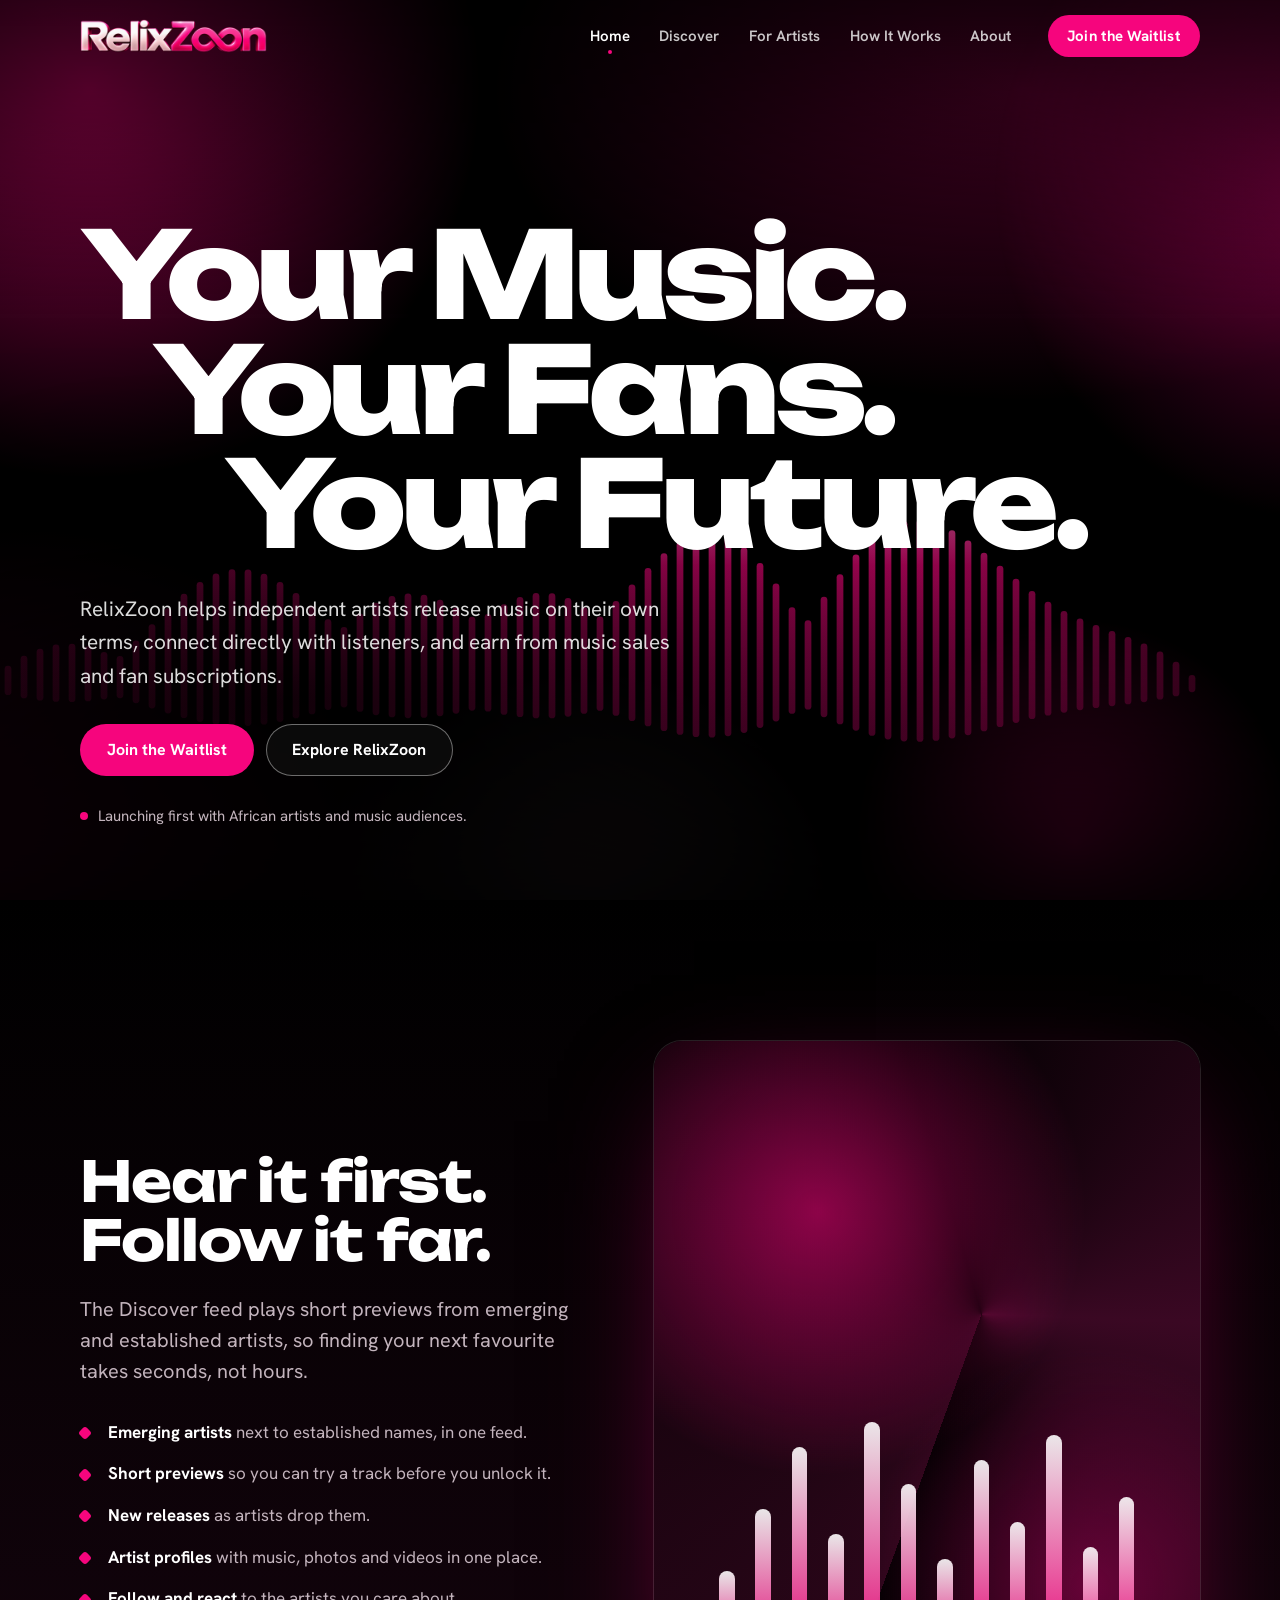
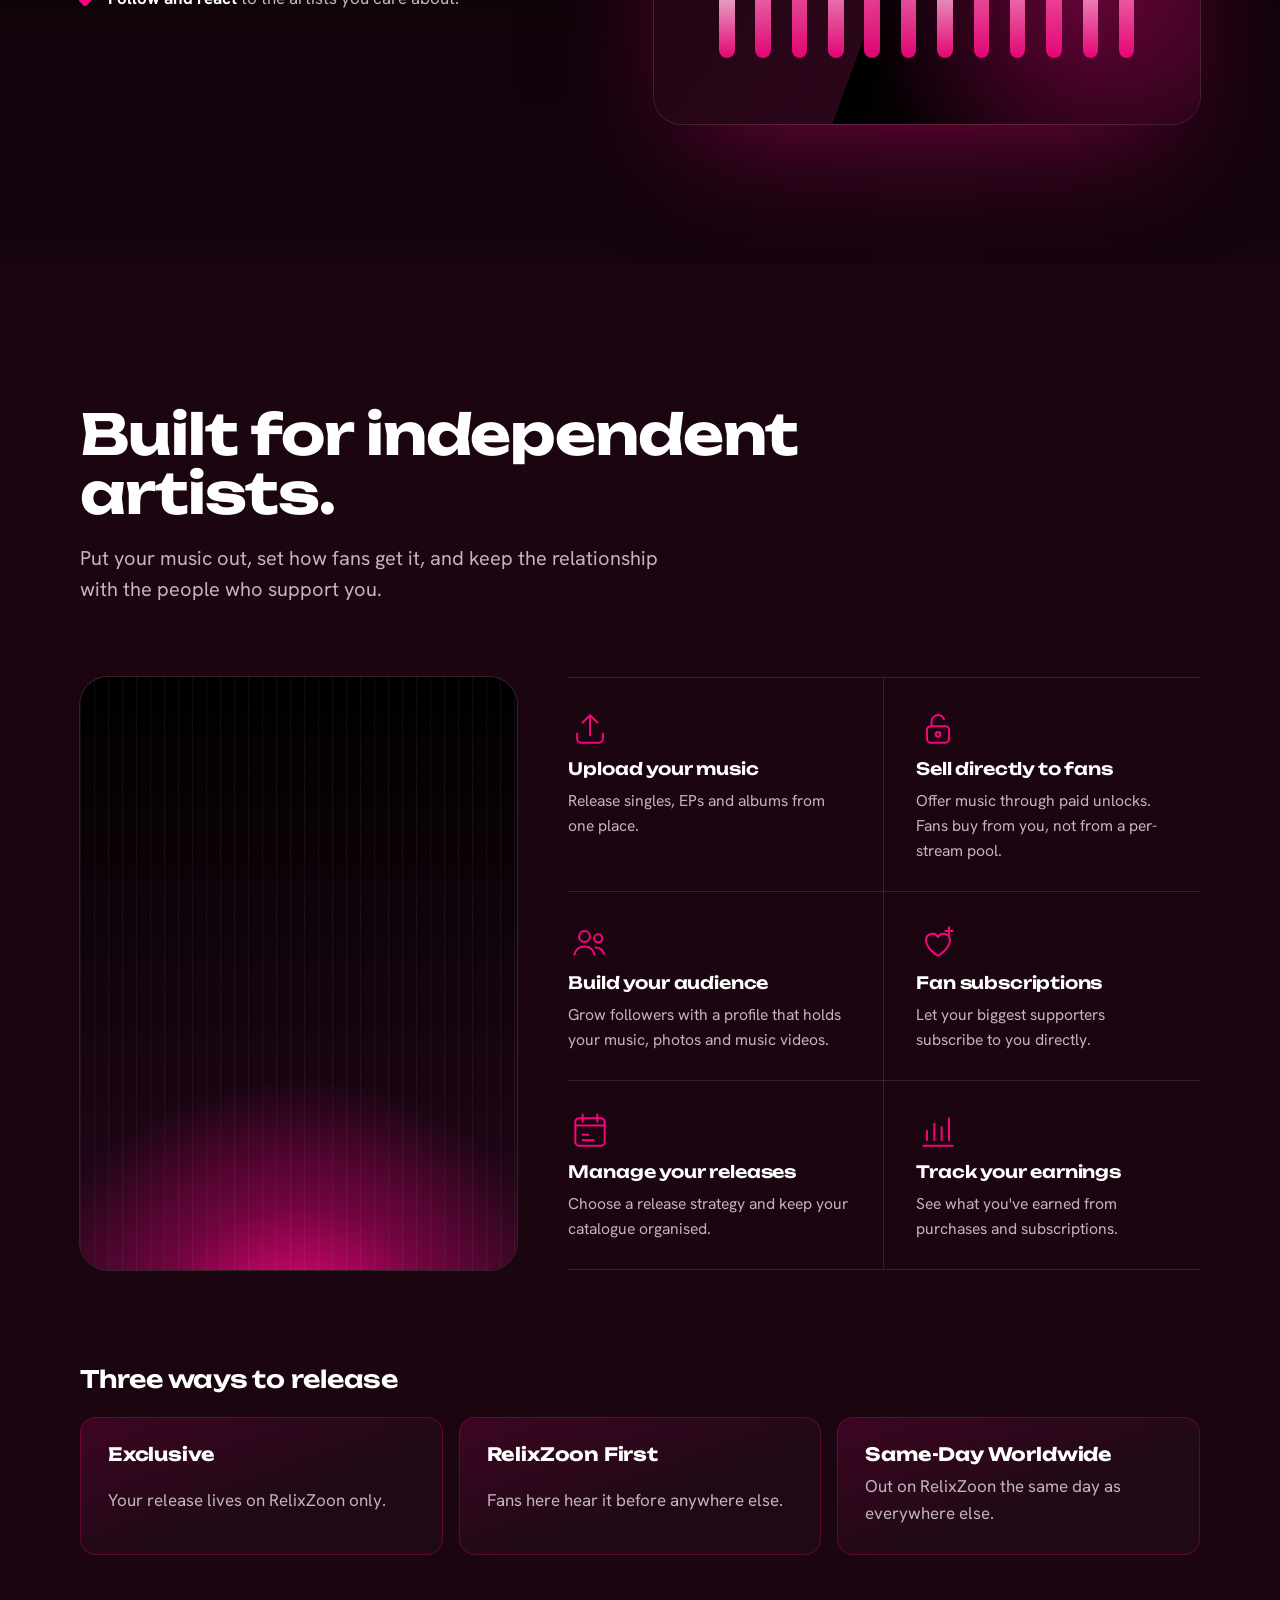
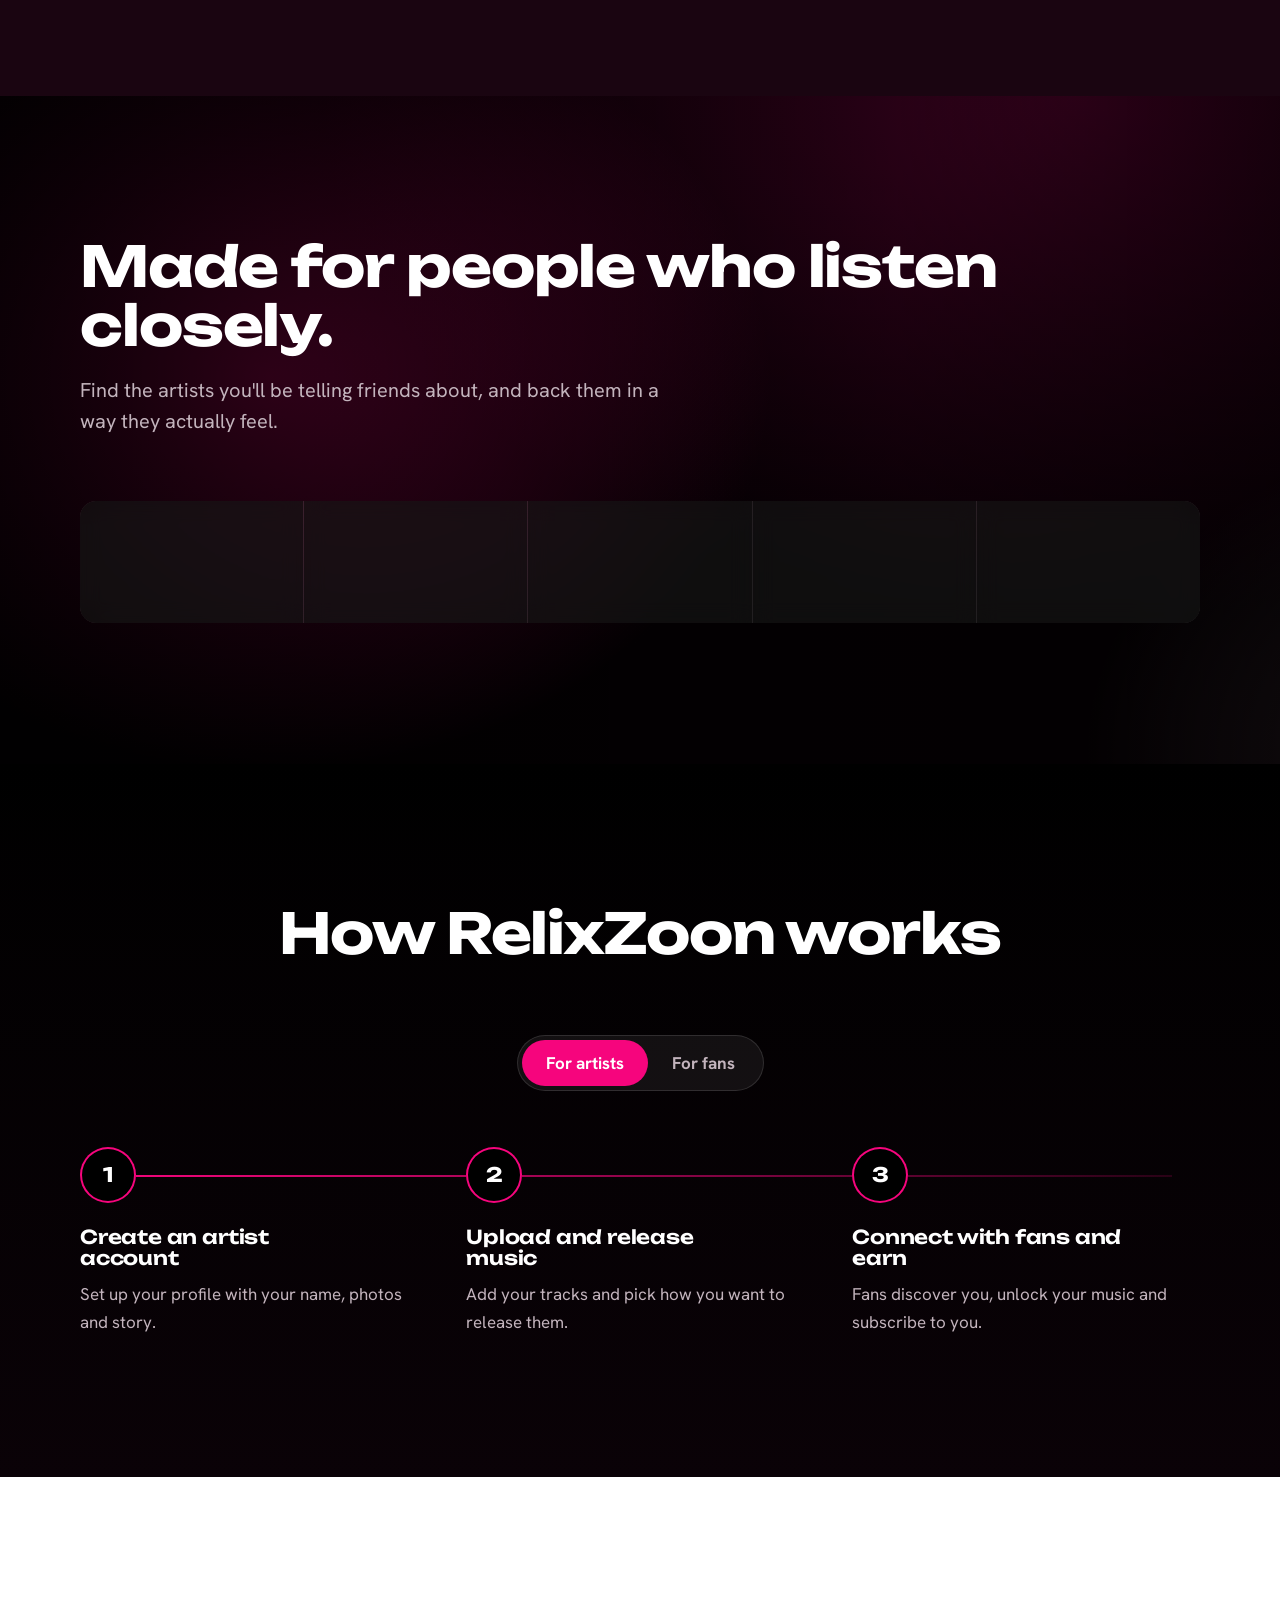
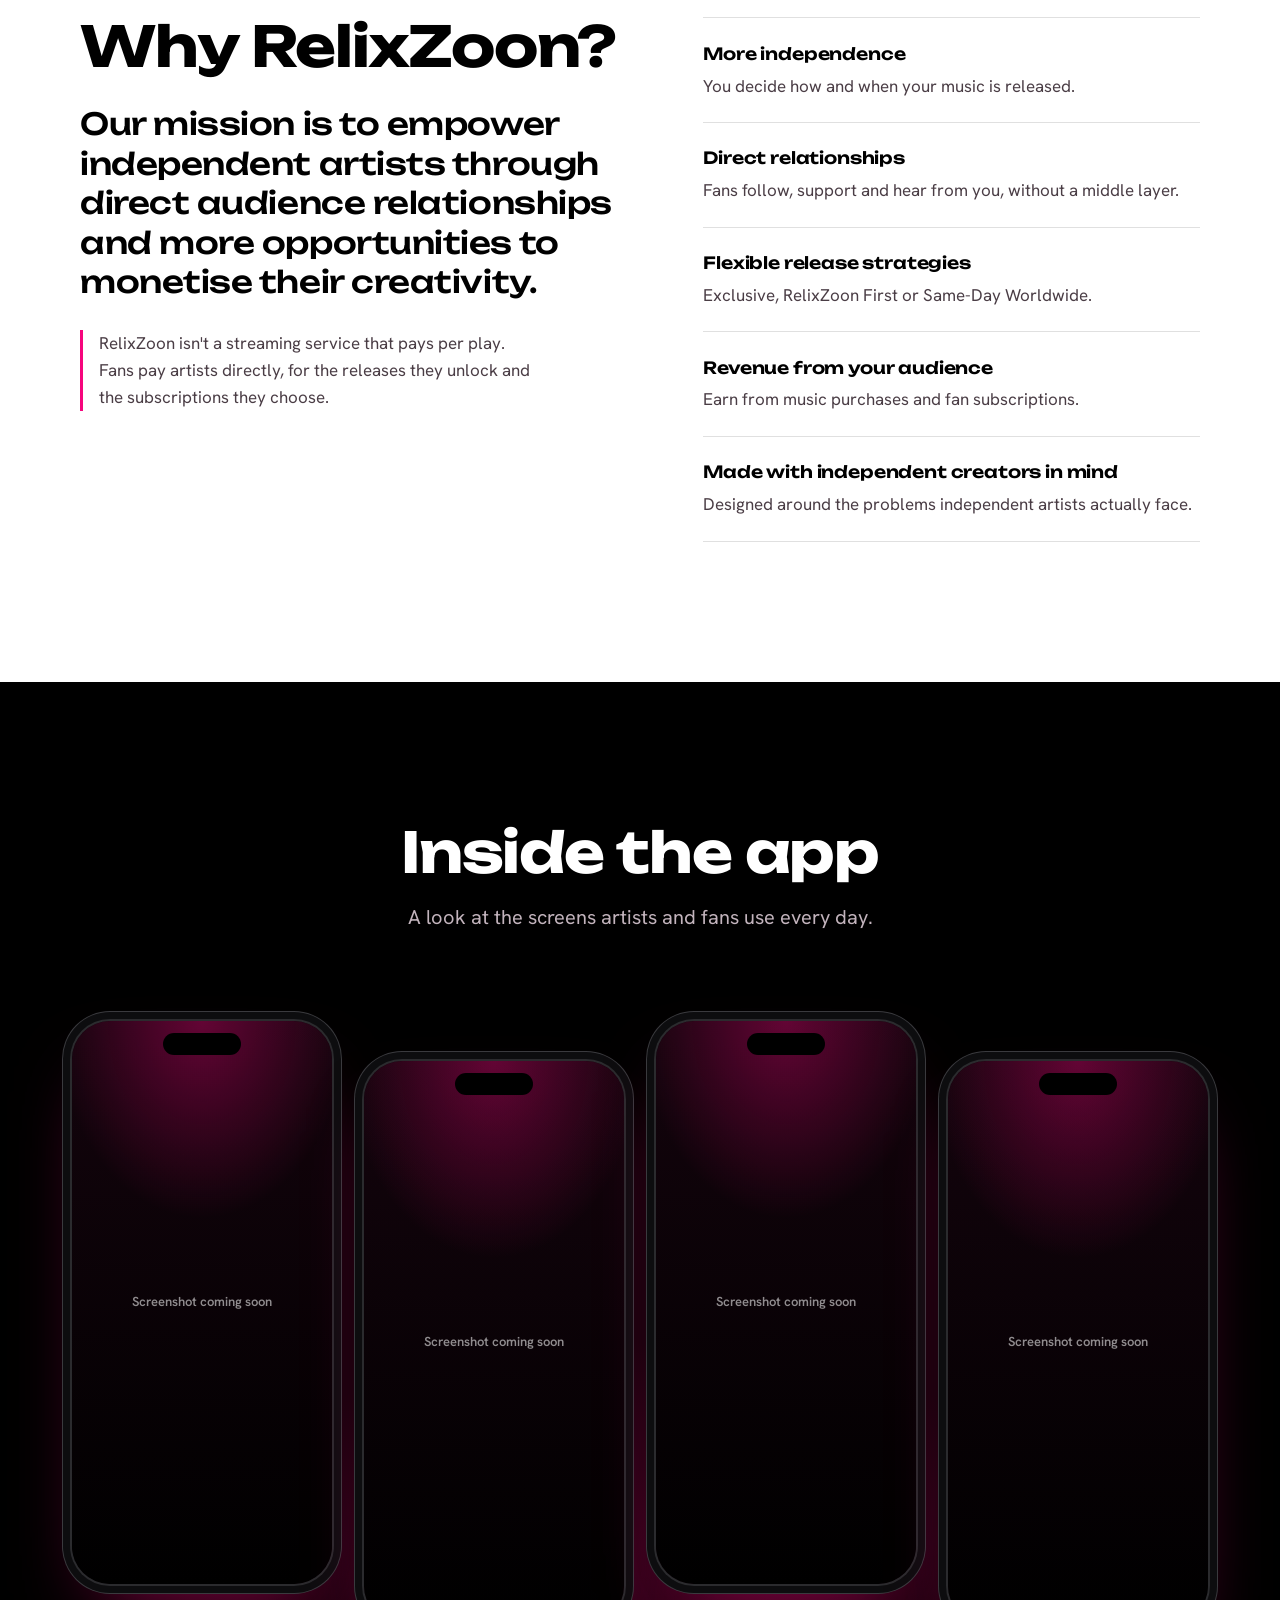
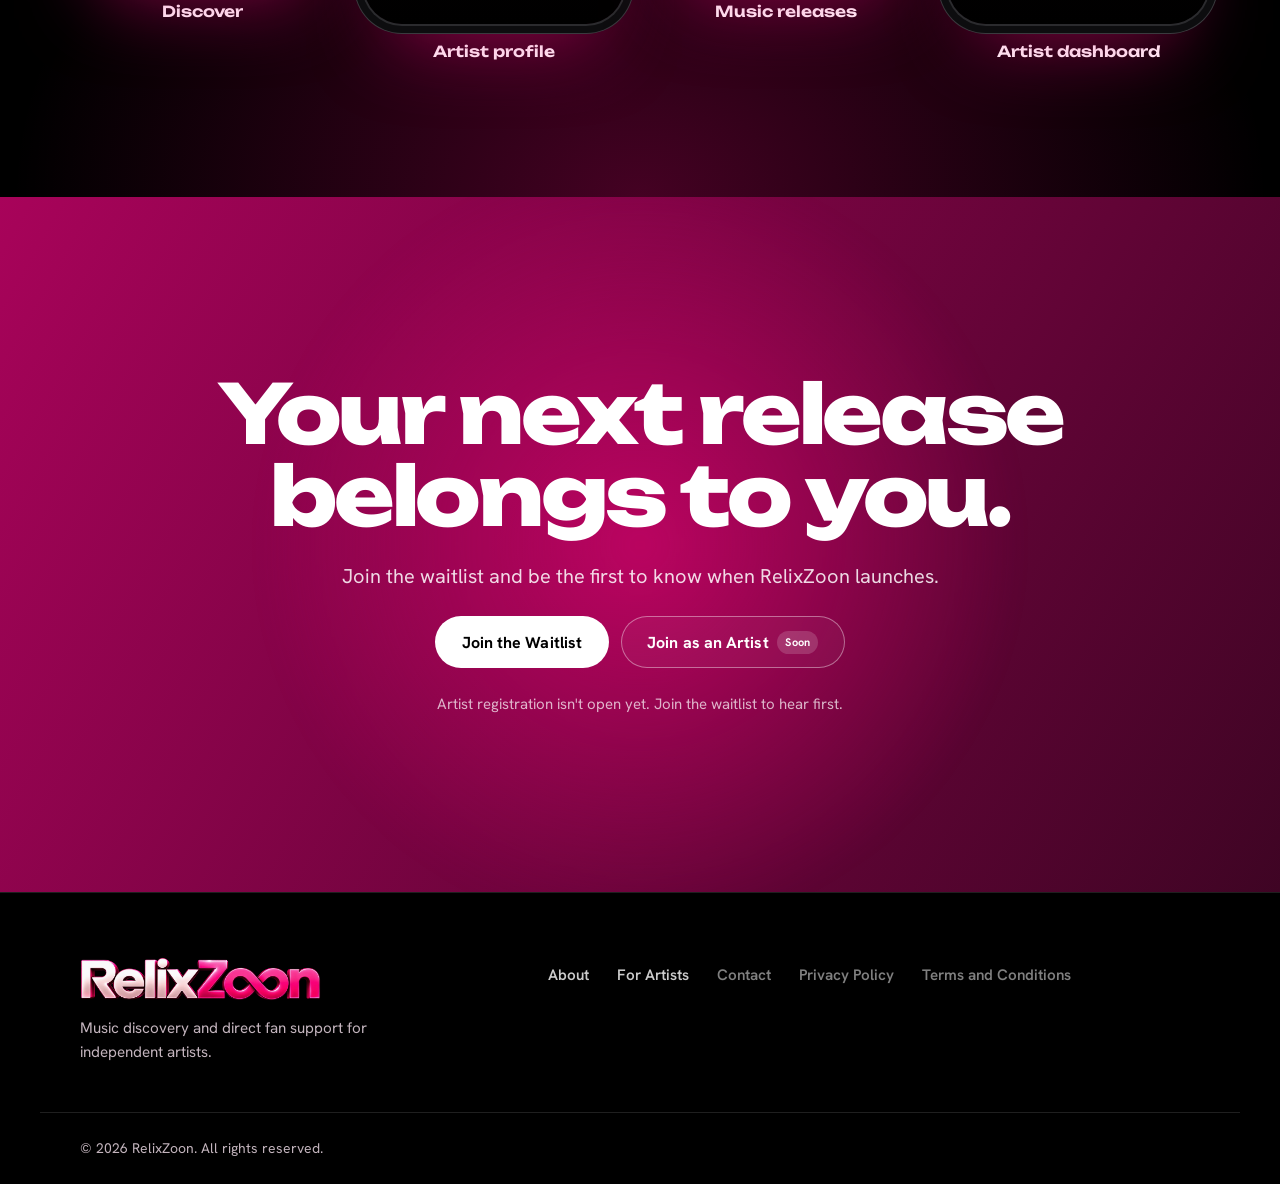
<file: index.html>
<!doctype html>
<html lang="en">
<head>
  <meta charset="utf-8">
  <meta name="viewport" content="width=device-width, initial-scale=1, viewport-fit=cover">
  <title>RelixZoon — Your Music. Your Fans. Your Future.</title>
  <meta name="description" content="RelixZoon is a music discovery and direct-to-fan platform where independent artists release music, sell it directly to fans and earn from fan subscriptions. Launching first with African artists and audiences.">
  <meta name="theme-color" content="#000000">
  <meta name="color-scheme" content="dark">

  <!-- Live address of the official website. -->
  <link rel="canonical" href="https://relixzoon.com/">

  <!-- Open Graph / social sharing -->
  <meta property="og:type" content="website">
  <meta property="og:site_name" content="RelixZoon">
  <meta property="og:title" content="RelixZoon — Your Music. Your Fans. Your Future.">
  <meta property="og:description" content="Release music on your terms, sell directly to fans, and grow a community that supports you. Built for independent artists.">
  <meta property="og:url" content="https://relixzoon.com/">
  <meta property="og:image" content="https://relixzoon.com/assets/og/og-image.jpg">
  <meta property="og:image:width" content="1200">
  <meta property="og:image:height" content="630">
  <meta property="og:image:alt" content="RelixZoon — Your Music. Your Fans. Your Future.">
  <meta name="twitter:card" content="summary_large_image">
  <meta name="twitter:title" content="RelixZoon — Your Music. Your Fans. Your Future.">
  <meta name="twitter:description" content="Release music on your terms, sell directly to fans, and grow a community that supports you.">
  <meta name="twitter:image" content="https://relixzoon.com/assets/og/og-image.jpg">

  <link rel="icon" href="favicon.ico" sizes="48x48">
  <link rel="icon" type="image/png" sizes="32x32" href="assets/brand/favicon-32.png">
  <link rel="apple-touch-icon" href="assets/brand/apple-touch-icon.png">

  <link rel="preload" href="assets/fonts/unbounded.woff2" as="font" type="font/woff2" crossorigin>
  <link rel="preload" href="assets/fonts/hanken.woff2" as="font" type="font/woff2" crossorigin>
  <link rel="stylesheet" href="assets/css/styles.css">

  <script type="application/ld+json">
  {"@context":"https://schema.org","@type":"Organization","name":"RelixZoon","url":"https://relixzoon.com/","logo":"https://relixzoon.com/assets/brand/relixzoon-icon-512.png"}
  </script>

  <script>document.documentElement.classList.add('js');</script>
  <script src="assets/js/config.js" defer></script>
  <script src="assets/js/main.js" defer></script>
</head>
<body>
  <a class="skip" href="#main">Skip to content</a>

  <!-- ===================== NAVIGATION ===================== -->
  <header class="nav" id="nav">
    <div class="nav__inner wrap">
      <a class="brand" href="#top" aria-label="RelixZoon home">
        <span class="brand__text" data-logo>RelixZoon</span>
      </a>

      <nav class="nav__links" aria-label="Main">
        <a href="#top">Home</a>
        <a href="#discover">Discover</a>
        <a href="#artists">For Artists</a>
        <a href="#how">How It Works</a>
        <a href="#about">About</a>
      </nav>

      <a class="btn btn--pink btn--sm nav__cta" data-link="getStarted" href="#join">Join the Waitlist</a>

      <button class="nav__toggle" type="button" aria-expanded="false" aria-controls="mobile-menu" aria-label="Open menu">
        <span></span><span></span>
      </button>
    </div>

    <div class="mobile-menu" id="mobile-menu" hidden>
      <nav aria-label="Mobile">
        <a href="#top">Home</a>
        <a href="#discover">Discover</a>
        <a href="#artists">For Artists</a>
        <a href="#how">How It Works</a>
        <a href="#about">About</a>
      </nav>
      <a class="btn btn--pink" data-link="getStarted" href="#join">Join the Waitlist</a>
    </div>
  </header>

  <main id="main">

    <!-- ===================== HERO ===================== -->
    <section class="hero" id="top" aria-labelledby="hero-title">
      <div class="hero__art art" data-art="hero" aria-hidden="true"></div>
      <div class="hero__aurora" aria-hidden="true"><i></i><i></i><i></i><i></i></div>
      <canvas class="hero__wave" aria-hidden="true"></canvas>
      <div class="hero__veil" aria-hidden="true"></div>

      <div class="hero__content wrap">
        <h1 class="hero__title" id="hero-title">
          <span>Your Music.</span>
          <span>Your Fans.</span>
          <span>Your Future.</span>
        </h1>
        <p class="hero__lede">RelixZoon helps independent artists release music on their own terms, connect directly with listeners, and earn from music sales and fan subscriptions.</p>
        <div class="hero__actions">
          <a class="btn btn--pink" data-link="waitlist" href="#join">Join the Waitlist</a>
          <a class="btn btn--ghost" data-link="app" data-fallback="#discover" href="#discover">Explore RelixZoon</a>
        </div>
        <p class="hero__note">Launching first with African artists and music audiences.</p>
      </div>
    </section>

    <!-- ===================== DISCOVER ===================== -->
    <section class="section discover" id="discover" aria-labelledby="discover-title">
      <div class="wrap discover__grid">
        <div class="discover__copy" data-reveal>
          <h2 id="discover-title" class="h2">Hear it first. Follow it far.</h2>
          <p class="lede">The Discover feed plays short previews from emerging and established artists, so finding your next favourite takes seconds, not hours.</p>
          <ul class="ticks">
            <li><strong>Emerging artists</strong> next to established names, in one feed.</li>
            <li><strong>Short previews</strong> so you can try a track before you unlock it.</li>
            <li><strong>New releases</strong> as artists drop them.</li>
            <li><strong>Artist profiles</strong> with music, photos and videos in one place.</li>
            <li><strong>Follow and react</strong> to the artists you care about.</li>
          </ul>
        </div>

        <figure class="discover__media" data-reveal>
          <div class="frame art" data-art="discover">
            <div class="fallback fallback--discover" aria-hidden="true">
              <div class="eq"><i></i><i></i><i></i><i></i><i></i><i></i><i></i><i></i><i></i><i></i><i></i><i></i></div>
            </div>
          </div>
        </figure>
      </div>
    </section>

    <!-- ===================== ARTISTS ===================== -->
    <section class="section artists" id="artists" aria-labelledby="artists-title">
      <div class="wrap">
        <div class="section-head" data-reveal>
          <h2 id="artists-title" class="h2">Built for independent artists.</h2>
          <p class="lede">Put your music out, set how fans get it, and keep the relationship with the people who support you.</p>
        </div>

        <div class="artists__layout">
          <div class="artists__art art" data-art="artists" aria-hidden="true">
            <div class="fallback fallback--artists"></div>
          </div>

          <ul class="features" role="list">
            <li class="feature">
              <svg class="icon" viewBox="0 0 48 48" aria-hidden="true"><path d="M24 32V10m0 0-8 8m8-8 8 8"/><path d="M10 30v6a4 4 0 0 0 4 4h20a4 4 0 0 0 4-4v-6"/></svg>
              <h3>Upload your music</h3>
              <p>Release singles, EPs and albums from one place.</p>
            </li>
            <li class="feature">
              <svg class="icon" viewBox="0 0 48 48" aria-hidden="true"><rect x="12" y="22" width="24" height="18" rx="4"/><path d="M17 22v-5a7 7 0 0 1 13.6-2.4"/><circle cx="24" cy="31" r="2.5"/></svg>
              <h3>Sell directly to fans</h3>
              <p>Offer music through paid unlocks. Fans buy from you, not from a per-stream pool.</p>
            </li>
            <li class="feature">
              <svg class="icon" viewBox="0 0 48 48" aria-hidden="true"><circle cx="18" cy="18" r="6"/><circle cx="33" cy="20" r="4.5"/><path d="M7 38c1.5-6 6-9 11-9s9.5 3 11 9"/><path d="M30 30c4 0 8 2.5 9.5 7"/></svg>
              <h3>Build your audience</h3>
              <p>Grow followers with a profile that holds your music, photos and music videos.</p>
            </li>
            <li class="feature">
              <svg class="icon" viewBox="0 0 48 48" aria-hidden="true"><path d="M24 39s-13-7.6-13-17a7 7 0 0 1 13-3.6A7 7 0 0 1 37 22c0 9.4-13 17-13 17Z"/><path d="M36 8v8m-4-4h8"/></svg>
              <h3>Fan subscriptions</h3>
              <p>Let your biggest supporters subscribe to you directly.</p>
            </li>
            <li class="feature">
              <svg class="icon" viewBox="0 0 48 48" aria-hidden="true"><rect x="8" y="10" width="32" height="30" rx="4"/><path d="M8 18h32M16 6v8M32 6v8"/><path d="M16 28h6m-6 6h12"/></svg>
              <h3>Manage your releases</h3>
              <p>Choose a release strategy and keep your catalogue organised.</p>
            </li>
            <li class="feature">
              <svg class="icon" viewBox="0 0 48 48" aria-hidden="true"><path d="M8 40h32"/><path d="M12 34V24m8 10V16m8 18V20m8 14V10"/></svg>
              <h3>Track your earnings</h3>
              <p>See what you've earned from purchases and subscriptions.</p>
            </li>
          </ul>
        </div>

        <div class="strategies" data-reveal>
          <h3 class="h3">Three ways to release</h3>
          <div class="strategies__row">
            <div class="strategy">
              <h4>Exclusive</h4>
              <p>Your release lives on RelixZoon only.</p>
            </div>
            <div class="strategy">
              <h4>RelixZoon First</h4>
              <p>Fans here hear it before anywhere else.</p>
            </div>
            <div class="strategy">
              <h4>Same-Day Worldwide</h4>
              <p>Out on RelixZoon the same day as everywhere else.</p>
            </div>
          </div>
        </div>
      </div>
    </section>

    <!-- ===================== FANS ===================== -->
    <section class="fans" id="fans" aria-labelledby="fans-title">
      <div class="fans__art art" data-art="fans" aria-hidden="true">
        <div class="fallback fallback--fans"></div>
      </div>
      <div class="fans__veil" aria-hidden="true"></div>
      <div class="wrap fans__content">
        <div data-reveal>
          <h2 id="fans-title" class="h2">Made for people who listen closely.</h2>
          <p class="lede">Find the artists you'll be telling friends about, and back them in a way they actually feel.</p>
        </div>
        <ul class="fan-list" role="list">
          <li><h3>Discover</h3><p>Great music from artists you haven't heard yet.</p></li>
          <li><h3>Unlock</h3><p>Releases you want to keep, straight from the artist.</p></li>
          <li><h3>Support</h3><p>Subscribe directly to the artists you love.</p></li>
          <li><h3>Follow</h3><p>Keep up with new drops and posts.</p></li>
          <li><h3>Watch</h3><p>Music videos, photos and the story behind the songs.</p></li>
        </ul>
      </div>
    </section>

    <!-- ===================== HOW IT WORKS ===================== -->
    <section class="section how" id="how" aria-labelledby="how-title">
      <div class="wrap">
        <div class="section-head section-head--center" data-reveal>
          <h2 id="how-title" class="h2">How RelixZoon works</h2>
        </div>

        <div class="tabs" role="tablist" aria-label="Choose a path">
          <button class="tab" role="tab" id="tab-artists" aria-controls="panel-artists" aria-selected="true">For artists</button>
          <button class="tab" role="tab" id="tab-fans" aria-controls="panel-fans" aria-selected="false" tabindex="-1">For fans</button>
          <span class="tabs__pill" aria-hidden="true"></span>
        </div>

        <ol class="steps" id="panel-artists" role="tabpanel" aria-labelledby="tab-artists">
          <li class="step">
            <span class="step__num" aria-hidden="true">1</span>
            <h3>Create an artist account</h3>
            <p>Set up your profile with your name, photos and story.</p>
          </li>
          <li class="step">
            <span class="step__num" aria-hidden="true">2</span>
            <h3>Upload and release music</h3>
            <p>Add your tracks and pick how you want to release them.</p>
          </li>
          <li class="step">
            <span class="step__num" aria-hidden="true">3</span>
            <h3>Connect with fans and earn</h3>
            <p>Fans discover you, unlock your music and subscribe to you.</p>
          </li>
        </ol>

        <ol class="steps" id="panel-fans" role="tabpanel" aria-labelledby="tab-fans" hidden>
          <li class="step">
            <span class="step__num" aria-hidden="true">1</span>
            <h3>Discover artists</h3>
            <p>Scroll the Discover feed for new and established voices.</p>
          </li>
          <li class="step">
            <span class="step__num" aria-hidden="true">2</span>
            <h3>Preview and explore</h3>
            <p>Play short previews, then dive into profiles, videos and photos.</p>
          </li>
          <li class="step">
            <span class="step__num" aria-hidden="true">3</span>
            <h3>Support artists directly</h3>
            <p>Unlock their music or subscribe to them.</p>
          </li>
        </ol>
      </div>
    </section>

    <!-- ===================== WHY / ABOUT ===================== -->
    <section class="section why" id="about" aria-labelledby="why-title">
      <div class="wrap why__grid">
        <div class="why__mission" data-reveal>
          <h2 id="why-title" class="h2">Why RelixZoon?</h2>
          <p class="mission">Our mission is to empower independent artists through direct audience relationships and more opportunities to monetise their creativity.</p>
          <p class="why__aside">RelixZoon isn't a streaming service that pays per play. Fans pay artists directly, for the releases they unlock and the subscriptions they choose.</p>
        </div>
        <dl class="reasons">
          <div><dt>More independence</dt><dd>You decide how and when your music is released.</dd></div>
          <div><dt>Direct relationships</dt><dd>Fans follow, support and hear from you, without a middle layer.</dd></div>
          <div><dt>Flexible release strategies</dt><dd>Exclusive, RelixZoon First or Same-Day Worldwide.</dd></div>
          <div><dt>Revenue from your audience</dt><dd>Earn from music purchases and fan subscriptions.</dd></div>
          <div><dt>Made with independent creators in mind</dt><dd>Designed around the problems independent artists actually face.</dd></div>
        </dl>
      </div>
    </section>

    <!-- ===================== APP SHOWCASE ===================== -->
    <section class="section showcase" id="app" aria-labelledby="app-title">
      <div class="wrap">
        <div class="section-head section-head--center" data-reveal>
          <h2 id="app-title" class="h2">Inside the app</h2>
          <p class="lede">A look at the screens artists and fans use every day.</p>
        </div>
      </div>
      <div class="phones" role="list">
        <figure class="phone" role="listitem" data-shot="discover"><div class="phone__screen"></div><figcaption>Discover</figcaption></figure>
        <figure class="phone" role="listitem" data-shot="artistProfile"><div class="phone__screen"></div><figcaption>Artist profile</figcaption></figure>
        <figure class="phone" role="listitem" data-shot="releases"><div class="phone__screen"></div><figcaption>Music releases</figcaption></figure>
        <figure class="phone" role="listitem" data-shot="dashboard"><div class="phone__screen"></div><figcaption>Artist dashboard</figcaption></figure>
      </div>
    </section>

    <!-- ===================== FINAL CTA ===================== -->
    <section class="cta" id="join" aria-labelledby="cta-title">
      <div class="cta__art art" data-art="cta" aria-hidden="true"></div>
      <div class="cta__glow" aria-hidden="true"></div>
      <div class="wrap cta__content" data-reveal>
        <h2 id="cta-title" class="cta__title">Your next release belongs to you.</h2>
        <p class="lede">Join the waitlist and be the first to know when RelixZoon launches.</p>
        <div class="hero__actions hero__actions--center">
          <a class="btn btn--white" data-link="waitlist" href="#join">Join the Waitlist</a>
          <a class="btn btn--ghost" data-link="artistSignup" data-soon="Artist registration opens soon." href="#join">Join as an Artist</a>
        </div>
        <p class="cta__status" data-signup-status>Artist registration isn't open yet. Join the waitlist to hear first.</p>
      </div>
    </section>
  </main>

  <!-- ===================== FOOTER ===================== -->
  <footer class="footer">
    <div class="wrap footer__grid">
      <div class="footer__brand">
        <a class="brand" href="#top" aria-label="RelixZoon home"><span class="brand__text" data-logo>RelixZoon</span></a>
        <p>Music discovery and direct fan support for independent artists.</p>
      </div>
      <nav class="footer__links" aria-label="Footer">
        <a href="#about">About</a>
        <a href="#artists">For Artists</a>
        <a data-link="contact" data-soon="Contact details are coming soon." href="#">Contact</a>
        <a data-link="privacy" data-soon="The Privacy Policy will be published here soon." href="#">Privacy Policy</a>
        <a data-link="terms" data-soon="The Terms and Conditions will be published here soon." href="#">Terms and Conditions</a>
      </nav>
      <ul class="footer__social" data-social role="list" aria-label="RelixZoon on social media"></ul>
    </div>
    <div class="wrap footer__base">
      <p>© <span data-year>2026</span> RelixZoon. All rights reserved.</p>
    </div>
  </footer>

  <div class="toast" role="status" aria-live="polite" hidden></div>
</body>
</html>
</file>
<file: assets/css/styles.css>
/* =====================================================================
   RelixZoon — marketing site styles
   Brand colours live in :root below. Change --pink to the exact
   official RelixZoon pink and the whole site follows.
   ===================================================================== */

@font-face{font-family:"Unbounded";src:url("../fonts/unbounded.woff2") format("woff2");font-weight:200 900;font-display:swap;unicode-range:U+0000-00FF,U+0131,U+0152-0153,U+02BB-02BC,U+02C6,U+02DA,U+02DC,U+0304,U+0308,U+0329,U+2000-206F,U+20AC,U+2122,U+2191,U+2193,U+2212,U+2215,U+FEFF,U+FFFD}
@font-face{font-family:"Unbounded";src:url("../fonts/unbounded-ext.woff2") format("woff2");font-weight:200 900;font-display:swap;unicode-range:U+0100-02BA,U+02BD-02C5,U+02C7-02CC,U+02CE-02D7,U+02DD-02FF,U+0304,U+0308,U+0329,U+1D00-1DBF,U+1E00-1E9F,U+1EF2-1EFF,U+2020,U+20A0-20AB,U+20AD-20C0,U+2113,U+2C60-2C7F,U+A720-A7FF}
@font-face{font-family:"Hanken Grotesk";src:url("../fonts/hanken.woff2") format("woff2");font-weight:100 900;font-display:swap;unicode-range:U+0000-00FF,U+0131,U+0152-0153,U+02BB-02BC,U+02C6,U+02DA,U+02DC,U+0304,U+0308,U+0329,U+2000-206F,U+20AC,U+2122,U+2191,U+2193,U+2212,U+2215,U+FEFF,U+FFFD}
@font-face{font-family:"Hanken Grotesk";src:url("../fonts/hanken-ext.woff2") format("woff2");font-weight:100 900;font-display:swap;unicode-range:U+0100-02BA,U+02BD-02C5,U+02C7-02CC,U+02CE-02D7,U+02DD-02FF,U+0304,U+0308,U+0329,U+1D00-1DBF,U+1E00-1E9F,U+1EF2-1EFF,U+2020,U+20A0-20AB,U+20AD-20C0,U+2113,U+2C60-2C7F,U+A720-A7FF}

:root{
  /* ---- Brand ---- */
  --pink:#F6057D;          /* official RelixZoon pink (from the app icon) */
  --pink-deep:#A8035A;     /* darker shade of the pink, for depth */
  --pink-soft:#FFC2DF;     /* light tint, for small highlights */
  --black:#000000;
  --white:#FFFFFF;

  /* ---- Supporting neutrals ---- */
  --plum:#1A0511;          /* very dark pink-black used for section depth */
  --ink-2:#0A0207;
  --mist:#C3B4BD;          /* secondary text on dark */
  --line:rgba(255,255,255,.12);

  --display:"Unbounded", "Arial Black", system-ui, sans-serif;
  --body:"Hanken Grotesk", system-ui, -apple-system, "Segoe UI", Roboto, sans-serif;

  --wrap:1200px;
  --gutter:clamp(1.25rem, 4vw, 2.5rem);
  --section:clamp(5rem, 11vw, 9rem);
  --r-lg:28px;
  --r-md:16px;
  --ease:cubic-bezier(.2,.7,.2,1);
}

*,*::before,*::after{box-sizing:border-box}
html{-webkit-text-size-adjust:100%;scroll-behavior:smooth;scroll-padding-top:80px}
body{margin:0;background:var(--black);color:var(--white);font-family:var(--body);font-size:1.0625rem;line-height:1.6;-webkit-font-smoothing:antialiased;text-rendering:optimizeLegibility;overflow-x:hidden}
[hidden]{display:none !important}
img{max-width:100%;display:block}
a{color:inherit}
h1,h2,h3,h4{margin:0;font-weight:700;line-height:1.1;overflow-wrap:break-word}
p{margin:0}
ul,ol,dl,dd{margin:0;padding:0}
:focus-visible{outline:3px solid var(--pink-soft);outline-offset:3px;border-radius:6px}

.wrap{width:100%;max-width:var(--wrap);margin-inline:auto;padding-inline:var(--gutter)}
.skip{position:absolute;left:1rem;top:-100px;z-index:100;background:var(--white);color:var(--black);padding:.6rem 1rem;border-radius:999px;font-weight:700;text-decoration:none}
.skip:focus{top:1rem}

/* ---------- Type ---------- */
.h2{font-family:var(--display);font-weight:700;font-size:clamp(1.9rem, 4.4vw, 3.5rem);letter-spacing:-.02em;line-height:1.05;max-width:18ch}
.h3{font-family:var(--display);font-weight:600;font-size:clamp(1.15rem, 2vw, 1.5rem);letter-spacing:-.01em}
.lede{color:var(--mist);font-size:clamp(1.05rem, 1.6vw, 1.25rem);line-height:1.55;max-width:56ch}

/* ---------- Buttons ---------- */
.btn{--bg:transparent;--fg:var(--white);display:inline-flex;align-items:center;justify-content:center;gap:.55rem;min-height:52px;padding:0 1.6rem;border-radius:999px;font-family:var(--body);font-weight:700;font-size:1rem;letter-spacing:.005em;text-decoration:none;color:var(--fg);background:var(--bg);border:1.5px solid transparent;cursor:pointer;position:relative;isolation:isolate;overflow:hidden;transition:transform .25s var(--ease), box-shadow .25s var(--ease), background-color .25s, border-color .25s;-webkit-tap-highlight-color:transparent}
.btn:active{transform:scale(.97)}
.btn--sm{min-height:42px;padding:0 1.15rem;font-size:.9375rem}
.btn--pink{--bg:var(--pink);box-shadow:0 0 0 0 rgba(246,5,125,0)}
.btn--pink::after{content:"";position:absolute;inset:0;z-index:-1;background:linear-gradient(110deg,transparent 30%,rgba(255,255,255,.35) 50%,transparent 70%);transform:translateX(-120%);transition:transform .7s var(--ease)}
.btn--white{--bg:var(--white);--fg:var(--black)}
.btn--ghost{border-color:rgba(255,255,255,.4);background:rgba(255,255,255,.04);backdrop-filter:blur(6px);-webkit-backdrop-filter:blur(6px)}
@media (hover:hover){
  .btn--pink:hover{box-shadow:0 10px 40px -8px var(--pink);transform:translateY(-2px)}
  .btn--pink:hover::after{transform:translateX(120%)}
  .btn--white:hover{transform:translateY(-2px);box-shadow:0 10px 40px -10px rgba(255,255,255,.6)}
  .btn--ghost:hover{border-color:var(--white);background:rgba(255,255,255,.1);transform:translateY(-2px)}
}
.btn.is-soon::before{content:"Soon";order:2;font-size:.6875rem;font-weight:700;letter-spacing:.02em;padding:.15rem .5rem;border-radius:999px;background:rgba(255,255,255,.16)}
.btn--white.is-soon::before{background:rgba(0,0,0,.1)}

/* ---------- Navigation ---------- */
.nav{position:fixed;inset:0 0 auto;z-index:50;transition:background-color .35s, backdrop-filter .35s, border-color .35s;border-bottom:1px solid transparent}
.nav.is-scrolled{background:rgba(0,0,0,.72);backdrop-filter:blur(14px) saturate(140%);-webkit-backdrop-filter:blur(14px) saturate(140%);border-bottom-color:var(--line)}
.nav__inner{display:flex;align-items:center;gap:1.5rem;height:72px}
.brand{display:inline-flex;align-items:center;text-decoration:none;flex-shrink:0}
.brand__text{font-family:var(--display);font-weight:700;font-size:1.25rem;letter-spacing:-.02em}
.brand img{height:var(--logo-h,32px);width:auto}
.nav__links{display:flex;gap:.25rem;margin-left:auto}
.nav__links a{position:relative;text-decoration:none;font-weight:600;font-size:.9375rem;color:rgba(255,255,255,.78);padding:.5rem .8rem;border-radius:999px;transition:color .2s, background-color .2s}
.nav__links a:hover{color:var(--white);background:rgba(255,255,255,.07)}
.nav__links a.is-active{color:var(--white)}
.nav__links a.is-active::after{content:"";position:absolute;left:50%;bottom:2px;width:4px;height:4px;margin-left:-2px;border-radius:50%;background:var(--pink)}
.nav__toggle{display:none;margin-left:auto;width:46px;height:46px;border-radius:50%;border:1px solid var(--line);background:rgba(255,255,255,.04);cursor:pointer;position:relative}
.nav__toggle span{position:absolute;left:13px;right:13px;height:2px;background:var(--white);border-radius:2px;transition:transform .3s var(--ease)}
.nav__toggle span:first-child{top:18px}
.nav__toggle span:last-child{top:26px}
.nav__toggle[aria-expanded="true"] span:first-child{transform:translateY(4px) rotate(45deg)}
.nav__toggle[aria-expanded="true"] span:last-child{transform:translateY(-4px) rotate(-45deg)}

.mobile-menu{position:fixed;inset:72px 0 0;background:rgba(0,0,0,.96);backdrop-filter:blur(20px);-webkit-backdrop-filter:blur(20px);padding:2rem var(--gutter) calc(2rem + env(safe-area-inset-bottom));display:flex;flex-direction:column;justify-content:space-between;overflow-y:auto}
.mobile-menu nav{display:flex;flex-direction:column}
.mobile-menu nav a{font-family:var(--display);font-size:clamp(1.6rem, 7vw, 2.2rem);font-weight:600;text-decoration:none;padding:.6rem 0;border-bottom:1px solid var(--line);opacity:0;transform:translateY(10px);animation:menuIn .45s var(--ease) forwards}
.mobile-menu nav a:nth-child(2){animation-delay:.04s}.mobile-menu nav a:nth-child(3){animation-delay:.08s}.mobile-menu nav a:nth-child(4){animation-delay:.12s}.mobile-menu nav a:nth-child(5){animation-delay:.16s}
.mobile-menu .btn{width:100%;margin-top:2rem}
@keyframes menuIn{to{opacity:1;transform:none}}

@media (max-width:900px){
  .nav__links,.nav__cta{display:none}
  .nav__toggle{display:block}
}
@media (min-width:901px){.mobile-menu{display:none !important}}

/* ---------- Artwork slots ---------- */
.art{position:relative;overflow:hidden}
.art > picture, .art > picture img, .art > img.art__img{position:absolute;inset:0;width:100%;height:100%;object-fit:cover}
.art.has-art .fallback{display:none}
.fallback{position:absolute;inset:0}

/* ---------- Hero ---------- */
.hero{position:relative;min-height:100vh;min-height:100svh;display:flex;align-items:flex-end;padding:120px 0 clamp(3rem, 8vh, 6rem);overflow:hidden;background:
  radial-gradient(60% 50% at 80% 10%, rgba(246,5,125,.30), transparent 70%),
  radial-gradient(50% 60% at 0% 100%, rgba(168,3,90,.35), transparent 70%),
  var(--black)}
.hero__art{position:absolute;inset:0;z-index:0}
.hero__art.has-art{opacity:.75}
/* Moving pink lights behind the headline */
.hero__aurora{position:absolute;inset:-10%;z-index:0;pointer-events:none}
.hero__aurora i{position:absolute;border-radius:50%;will-change:transform}
.hero__aurora i:nth-child(1){width:70vmax;height:70vmax;left:-15%;top:-25%;background:radial-gradient(circle, rgba(246,5,125,.55), rgba(246,5,125,0) 62%);animation:float1 16s ease-in-out infinite alternate}
.hero__aurora i:nth-child(2){width:60vmax;height:60vmax;right:-20%;top:-10%;background:radial-gradient(circle, rgba(168,3,90,.6), rgba(168,3,90,0) 62%);animation:float2 20s ease-in-out infinite alternate}
.hero__aurora i:nth-child(3){width:50vmax;height:50vmax;left:25%;bottom:-25%;background:radial-gradient(circle, rgba(255,194,223,.22), rgba(255,194,223,0) 62%);animation:float3 14s ease-in-out infinite alternate}
.hero__aurora i:nth-child(4){width:40vmax;height:40vmax;right:5%;bottom:-10%;background:radial-gradient(circle, rgba(246,5,125,.4), rgba(246,5,125,0) 62%);animation:float1 18s ease-in-out -6s infinite alternate-reverse}
@keyframes float1{0%{transform:translate(0,0) scale(1)}50%{transform:translate(18vw,12vh) scale(1.15)}100%{transform:translate(6vw,28vh) scale(.9)}}
@keyframes float2{0%{transform:translate(0,0) scale(1.1)}50%{transform:translate(-22vw,18vh) scale(.9)}100%{transform:translate(-8vw,-6vh) scale(1.2)}}
@keyframes float3{0%{transform:translate(0,0) scale(.9)}50%{transform:translate(-15vw,-20vh) scale(1.2)}100%{transform:translate(12vw,-8vh) scale(1)}}
.hero__art.has-art ~ .hero__aurora{opacity:.6;mix-blend-mode:screen}
.hero__wave{position:absolute;left:0;right:0;bottom:0;width:100%;height:62%;z-index:1;pointer-events:none}
.hero__veil{position:absolute;inset:0;z-index:2;background:radial-gradient(55% 38% at 22% 78%, rgba(0,0,0,.82), rgba(0,0,0,0) 100%), linear-gradient(180deg, rgba(0,0,0,.55) 0%, rgba(0,0,0,0) 35%, rgba(0,0,0,.15) 60%, rgba(0,0,0,.85) 100%)}
.hero__content{position:relative;z-index:3}
.hero__title{font-family:var(--display);font-weight:800;font-size:clamp(2.35rem, 9.4vw, 7.6rem);letter-spacing:-.045em;line-height:.95;margin-bottom:clamp(1.25rem, 3vw, 2rem)}
.hero__title span{display:block}
.hero__title span:nth-child(2){padding-left:.6em}
.hero__title span:nth-child(3){padding-left:1.2em}
.hero__lede{font-size:clamp(1.05rem, 1.7vw, 1.3rem);color:rgba(255,255,255,.86);max-width:52ch;margin-bottom:2rem}
.hero__actions{display:flex;flex-wrap:wrap;gap:.75rem}
.hero__actions--center{justify-content:center}
.hero__note{margin-top:1.75rem;font-size:.9375rem;color:var(--mist);display:flex;align-items:flex-start;gap:.6rem}
.hero__note::before{content:"";flex:0 0 8px;margin-top:.55em;width:8px;height:8px;border-radius:50%;background:var(--pink);box-shadow:0 0 0 0 var(--pink);animation:pulse 2.4s infinite}
@keyframes pulse{0%{box-shadow:0 0 0 0 rgba(246,5,125,.7)}70%{box-shadow:0 0 0 10px rgba(246,5,125,0)}100%{box-shadow:0 0 0 0 rgba(246,5,125,0)}}

/* One orchestrated page-load moment: the headline lines rise in sequence */
@media (prefers-reduced-motion:no-preference){
  .hero__title span,.hero__lede,.hero__actions,.hero__note{animation:rise .9s var(--ease) both}
  .hero__title span:nth-child(2){animation-delay:.08s}
  .hero__title span:nth-child(3){animation-delay:.16s}
  .hero__lede{animation-delay:.26s}
  .hero__actions{animation-delay:.34s}
  .hero__note{animation-delay:.42s}
}
@keyframes rise{from{opacity:0;transform:translateY(28px)}to{opacity:1;transform:none}}

@media (max-width:600px){
  .hero{align-items:flex-end;padding-top:110px}
  .hero__title span:nth-child(2){padding-left:.35em}
  .hero__title span:nth-child(3){padding-left:.7em}
  .hero__actions .btn{flex:1 1 100%}
}

/* ---------- Section rhythm ---------- */
.section{padding-block:var(--section);position:relative}
.section-head{display:grid;gap:1.25rem;margin-bottom:clamp(2.5rem, 6vw, 4.5rem)}
.section-head--center{justify-items:center;text-align:center}
.section-head--center .h2,.section-head--center .lede{margin-inline:auto}

/* Entrance: content is always visible; it only settles into place (no hidden content) */
@media (prefers-reduced-motion:no-preference){
  .js [data-reveal]{transition:transform .9s var(--ease)}
  .js [data-reveal]:not(.is-in){transform:translateY(24px)}
}

/* ---------- Discover ---------- */
.discover{background:linear-gradient(180deg,var(--black),var(--plum) 120%)}
.discover__grid{display:grid;grid-template-columns:1fr 1.1fr;gap:clamp(2.5rem, 6vw, 5rem);align-items:center}
.discover__copy{display:grid;gap:1.5rem}
.ticks{list-style:none;display:grid;gap:.9rem;margin-top:.5rem}
.ticks li{position:relative;padding-left:1.75rem;color:var(--mist)}
.ticks li strong{color:var(--white);font-weight:700}
.ticks li::before{content:"";position:absolute;left:0;top:.55em;width:10px;height:10px;border-radius:3px;background:var(--pink);transform:rotate(45deg)}
.discover__media{margin:0}
.frame{aspect-ratio:4/5;border-radius:var(--r-lg);background:var(--ink-2);box-shadow:0 0 0 1px var(--line), 0 40px 120px -40px rgba(246,5,125,.5)}
.fallback--discover{background:
  radial-gradient(70% 55% at 30% 25%, rgba(246,5,125,.55), transparent 70%),
  radial-gradient(60% 50% at 80% 80%, rgba(168,3,90,.55), transparent 70%),
  conic-gradient(from 200deg at 60% 40%, #2a0619, #000 40%, #3a0823 70%, #000);
  display:flex;align-items:flex-end;justify-content:center;padding:12%}
.eq{display:flex;align-items:flex-end;gap:5%;width:100%;height:45%}
.eq i{flex:1;border-radius:999px;background:linear-gradient(180deg,var(--white),var(--pink));height:30%;transform-origin:bottom;opacity:.9}
@media (prefers-reduced-motion:no-preference){
  .eq i{animation:eq 1.6s ease-in-out infinite alternate}
}
.eq i:nth-child(1){height:35%;animation-delay:-.2s}.eq i:nth-child(2){height:60%;animation-delay:-.9s}.eq i:nth-child(3){height:85%;animation-delay:-.4s}.eq i:nth-child(4){height:50%;animation-delay:-1.2s}
.eq i:nth-child(5){height:95%;animation-delay:-.6s}.eq i:nth-child(6){height:70%;animation-delay:-1.4s}.eq i:nth-child(7){height:40%;animation-delay:-.1s}.eq i:nth-child(8){height:80%;animation-delay:-.8s}
.eq i:nth-child(9){height:55%;animation-delay:-1s}.eq i:nth-child(10){height:90%;animation-delay:-.3s}.eq i:nth-child(11){height:45%;animation-delay:-1.3s}.eq i:nth-child(12){height:65%;animation-delay:-.5s}
@keyframes eq{from{transform:scaleY(.35)}to{transform:scaleY(1)}}

@media (max-width:900px){
  .discover__grid{grid-template-columns:1fr}
  .frame{aspect-ratio:4/3.4}
}

/* ---------- Artists ---------- */
.artists{background:var(--plum)}
.artists__layout{display:grid;grid-template-columns:.9fr 1.3fr;gap:clamp(2rem, 4vw, 3.5rem);align-items:stretch}
.artists__art{border-radius:var(--r-lg);min-height:420px;box-shadow:0 0 0 1px var(--line)}
.fallback--artists{background:
  repeating-linear-gradient(90deg, rgba(255,255,255,.05) 0 1px, transparent 1px 14px),
  radial-gradient(90% 60% at 50% 110%, var(--pink) 0%, rgba(168,3,90,.6) 35%, transparent 70%),
  linear-gradient(180deg,#000,#24071a)}
.features{list-style:none;display:grid;grid-template-columns:1fr 1fr;border-top:1px solid var(--line)}
.feature{padding:1.75rem 1.5rem 1.75rem 0;border-bottom:1px solid var(--line);display:grid;gap:.6rem;align-content:start}
.feature:nth-child(odd){padding-right:2rem;border-right:1px solid var(--line)}
.feature:nth-child(even){padding-left:2rem}
.feature h3{font-family:var(--display);font-size:1.0625rem;font-weight:600;letter-spacing:-.01em}
.feature p{color:var(--mist);font-size:.98rem}
.icon{width:44px;height:44px;fill:none;stroke:var(--pink);stroke-width:2.2;stroke-linecap:round;stroke-linejoin:round;transition:transform .4s var(--ease), stroke .3s}
@media (hover:hover){.feature:hover .icon{transform:translateY(-3px) rotate(-4deg);stroke:var(--pink-soft)}}

.strategies{margin-top:clamp(3.5rem, 8vw, 6rem);display:grid;gap:1.5rem}
.strategies__row{display:grid;grid-template-columns:repeat(3,1fr);gap:1rem}
.strategy{padding:1.75rem;border-radius:var(--r-md);background:linear-gradient(160deg, rgba(246,5,125,.16), rgba(255,255,255,.02) 60%);box-shadow:inset 0 0 0 1px rgba(246,5,125,.28);display:grid;gap:.5rem;transition:transform .35s var(--ease), box-shadow .35s}
.strategy h4{font-family:var(--display);font-size:1.15rem;font-weight:700;letter-spacing:-.01em}
.strategy p{color:var(--mist)}
@media (hover:hover){.strategy:hover{transform:translateY(-4px);box-shadow:inset 0 0 0 1px var(--pink), 0 20px 50px -25px var(--pink)}}

@media (max-width:900px){
  .artists__layout{grid-template-columns:1fr}
  .artists__art{min-height:0;width:100%;aspect-ratio:16/9}
  .strategies__row{grid-template-columns:1fr}
}
@media (max-width:600px){
  .features{grid-template-columns:1fr}
  .feature,.feature:nth-child(odd),.feature:nth-child(even){padding:1.5rem 0;border-right:0}
}

/* ---------- Fans (full-bleed) ---------- */
.fans{position:relative;padding-block:var(--section);overflow:hidden;background:var(--black)}
.fans__art{position:absolute;inset:0}
.fallback--fans{background:
  radial-gradient(40% 60% at 15% 30%, rgba(246,5,125,.55), transparent 70%),
  radial-gradient(35% 50% at 85% 70%, rgba(255,194,223,.22), transparent 70%),
  radial-gradient(60% 80% at 60% 0%, rgba(168,3,90,.45), transparent 70%),
  #050003}
@media (prefers-reduced-motion:no-preference){
  .fallback--fans{background-size:140% 140%;animation:drift 22s ease-in-out infinite alternate}
}
@keyframes drift{from{background-position:0% 0%}to{background-position:100% 100%}}
.fans__veil{position:absolute;inset:0;background:linear-gradient(90deg, rgba(0,0,0,.82), rgba(0,0,0,.35) 70%, rgba(0,0,0,.6))}
.fans__content{position:relative;display:grid;gap:clamp(2.5rem, 6vw, 4rem)}
.fans__content > div{display:grid;gap:1.25rem}
.fan-list{list-style:none;display:grid;grid-template-columns:repeat(5,1fr);gap:1px;background:var(--line);border-radius:var(--r-md);overflow:hidden}
.fan-list li{background:rgba(0,0,0,.55);backdrop-filter:blur(10px);-webkit-backdrop-filter:blur(10px);padding:1.5rem 1.25rem;display:grid;gap:.4rem;align-content:start;transition:background-color .3s}
.fan-list h3{font-family:var(--display);font-size:1.1rem;font-weight:700;color:var(--pink-soft)}
.fan-list p{color:rgba(255,255,255,.8);font-size:.95rem}
@media (hover:hover){.fan-list li:hover{background:rgba(246,5,125,.18)}}
@media (max-width:1000px){.fan-list{grid-template-columns:repeat(2,1fr)}.fan-list li:last-child{grid-column:1/-1}}
@media (max-width:520px){.fan-list{grid-template-columns:1fr}}

/* ---------- How it works ---------- */
.how{background:linear-gradient(180deg,var(--black),var(--ink-2))}
.tabs{position:relative;display:flex;width:max-content;max-width:100%;margin:0 auto clamp(2.5rem, 5vw, 3.5rem);padding:5px;border-radius:999px;background:rgba(255,255,255,.06);box-shadow:inset 0 0 0 1px var(--line)}
.tab{position:relative;z-index:1;min-height:46px;padding:0 1.5rem;border:0;background:none;color:var(--mist);font:inherit;font-weight:700;border-radius:999px;cursor:pointer;transition:color .3s}
.tab[aria-selected="true"]{color:var(--white)}
.tabs__pill{position:absolute;top:5px;bottom:5px;left:5px;border-radius:999px;background:var(--pink);transition:transform .45s var(--ease), width .45s var(--ease)}
.steps{list-style:none;display:grid;grid-template-columns:repeat(3,1fr);gap:clamp(1.5rem, 3vw, 2.5rem);position:relative;counter-reset:none}
.steps::before{content:"";position:absolute;top:28px;left:28px;right:28px;height:2px;background:linear-gradient(90deg,var(--pink),rgba(246,5,125,.15));z-index:0}
.step{position:relative;z-index:1;display:grid;gap:.75rem;align-content:start}
.step__num{width:56px;height:56px;border-radius:50%;display:grid;place-items:center;font-family:var(--display);font-weight:700;font-size:1.25rem;background:var(--black);box-shadow:inset 0 0 0 2px var(--pink);margin-bottom:.75rem}
.step h3{font-family:var(--display);font-size:1.2rem;font-weight:600;letter-spacing:-.01em;max-width:16ch}
.step p{color:var(--mist);max-width:34ch}
@media (prefers-reduced-motion:no-preference){
  .steps.is-showing .step{animation:rise .6s var(--ease) both}
  .steps.is-showing .step:nth-child(2){animation-delay:.08s}
  .steps.is-showing .step:nth-child(3){animation-delay:.16s}
}
@media (max-width:760px){
  .steps{grid-template-columns:1fr;gap:2rem}
  .steps::before{top:28px;bottom:28px;left:27px;right:auto;width:2px;height:auto;background:linear-gradient(180deg,var(--pink),rgba(246,5,125,.15))}
  .step{grid-template-columns:56px 1fr;column-gap:1.25rem}
  .step__num{grid-row:span 2;margin:0}
}

/* ---------- Why ---------- */
.why{background:var(--white);color:var(--black)}
.why__grid{display:grid;grid-template-columns:1.1fr 1fr;gap:clamp(2.5rem, 6vw, 5rem);align-items:start}
.why__mission{display:grid;gap:1.75rem}
.mission{font-family:var(--display);font-weight:500;font-size:clamp(1.3rem, 2.4vw, 1.9rem);line-height:1.3;letter-spacing:-.015em;max-width:26ch}
.why__aside{color:#4a3d45;max-width:46ch;padding-left:1rem;border-left:3px solid var(--pink)}
.reasons{display:grid}
.reasons > div{padding:1.4rem 0;border-bottom:1px solid rgba(0,0,0,.12);display:grid;gap:.3rem}
.reasons > div:first-child{border-top:1px solid rgba(0,0,0,.12)}
.reasons dt{font-family:var(--display);font-weight:600;font-size:1.05rem;letter-spacing:-.01em}
.reasons dd{color:#4a3d45}
@media (max-width:900px){.why__grid{grid-template-columns:1fr}}

/* ---------- App showcase ---------- */
.showcase{background:radial-gradient(70% 60% at 50% 100%, rgba(246,5,125,.28), transparent 70%), var(--black);overflow:hidden}
.phones{display:flex;justify-content:center;gap:clamp(1rem, 2.5vw, 2rem);padding:1rem var(--gutter) 2rem;max-width:1300px;margin:0 auto}
.phone{margin:0;flex:0 1 260px;display:grid;gap:1rem;justify-items:center}
.phone:nth-child(even){transform:translateY(40px)}
.phone__screen{position:relative;width:100%;aspect-ratio:9/19.5;border-radius:38px;background:#07020a;box-shadow:0 0 0 2px #2b2b2e, 0 0 0 9px #0d0d0f, 0 0 0 10px #3a3a3e, 0 40px 80px -30px rgba(246,5,125,.55);overflow:hidden;transition:transform .5s var(--ease)}
.phone__screen::before{content:"";position:absolute;top:12px;left:50%;width:30%;height:22px;margin-left:-15%;border-radius:999px;background:#000;z-index:2}
.phone__screen img{position:absolute;inset:0;width:100%;height:100%;object-fit:cover}
.phone__screen.is-empty{display:grid;place-items:center;background:
  radial-gradient(80% 50% at 50% 0%, rgba(246,5,125,.35), transparent 70%),
  linear-gradient(180deg,#14040d,#000)}
.phone__screen.is-empty::after{content:"Screenshot coming soon";font-size:.8125rem;font-weight:600;color:rgba(255,255,255,.55);text-align:center;padding:0 1rem}
.phone figcaption{font-family:var(--display);font-weight:600;font-size:.95rem}
@media (hover:hover){.phone:hover .phone__screen{transform:translateY(-10px) rotate(-1.5deg)}}
@media (max-width:900px){
  .phones{justify-content:flex-start;overflow-x:auto;scroll-snap-type:x mandatory;-webkit-overflow-scrolling:touch;scrollbar-width:none;padding-bottom:3rem}
  .phones::-webkit-scrollbar{display:none}
  .phone{flex:0 0 min(62vw, 240px);scroll-snap-align:center}
  .phone:nth-child(even){transform:none}
}

/* ---------- Final CTA ---------- */
.cta{position:relative;overflow:hidden;padding-block:clamp(6rem, 14vw, 11rem);text-align:center;background:linear-gradient(120deg, var(--pink-deep), var(--plum) 45%, #000 70%, var(--pink-deep));background-size:300% 300%}
@media (prefers-reduced-motion:no-preference){.cta{animation:flow 18s ease infinite}}
@keyframes flow{0%{background-position:0% 50%}50%{background-position:100% 50%}100%{background-position:0% 50%}}
.cta__art{position:absolute;inset:0}
.cta__art.has-art{opacity:.55}
.cta__glow{position:absolute;left:50%;top:50%;width:min(900px,140vw);aspect-ratio:1;margin:calc(min(900px,140vw) / -2) 0 0 calc(min(900px,140vw) / -2);border-radius:50%;background:radial-gradient(circle, rgba(246,5,125,.55), transparent 60%);filter:blur(10px)}
@media (prefers-reduced-motion:no-preference){.cta__glow{animation:breathe 7s ease-in-out infinite}}
@keyframes breathe{0%,100%{transform:scale(.85);opacity:.7}50%{transform:scale(1.05);opacity:1}}
.cta__content{position:relative;display:grid;gap:1.5rem;justify-items:center}
.cta__title{font-family:var(--display);font-weight:800;font-size:clamp(2.1rem, 6.4vw, 5.2rem);letter-spacing:-.04em;line-height:1;max-width:14ch}
.cta .lede{color:rgba(255,255,255,.85)}
.cta__status{font-size:.9375rem;color:rgba(255,255,255,.7)}
@media (max-width:600px){.cta .hero__actions .btn{flex:1 1 100%}}

/* ---------- Footer ---------- */
.footer{background:var(--black);border-top:1px solid var(--line);padding-top:4rem}
.footer__grid{display:grid;grid-template-columns:1.4fr 2fr auto;gap:2.5rem;align-items:start}
.footer__brand{display:grid;gap:.9rem}
.footer__brand p{color:var(--mist);max-width:32ch;font-size:.95rem}
.footer__links{display:flex;flex-wrap:wrap;gap:.25rem 1.75rem}
.footer__links a{text-decoration:none;color:rgba(255,255,255,.8);font-weight:600;font-size:.95rem;padding:.35rem 0;transition:color .2s}
.footer__links a:hover{color:var(--pink-soft)}
.footer__links a.is-soon{color:rgba(255,255,255,.5)}
.footer__social{list-style:none;display:flex;gap:.6rem}
.footer__social a{width:42px;height:42px;display:grid;place-items:center;border-radius:50%;box-shadow:inset 0 0 0 1px var(--line);transition:background-color .25s, box-shadow .25s}
.footer__social a:hover{background:var(--pink);box-shadow:none}
.footer__social svg{width:18px;height:18px;fill:currentColor}
.footer__base{margin-top:3rem;padding-block:1.5rem calc(1.5rem + env(safe-area-inset-bottom));border-top:1px solid var(--line);color:var(--mist);font-size:.875rem}
@media (max-width:800px){.footer__grid{grid-template-columns:1fr}}

/* ---------- Toast ---------- */
.toast{position:fixed;left:50%;bottom:calc(1.5rem + env(safe-area-inset-bottom));z-index:60;transform:translateX(-50%);max-width:calc(100vw - 2rem);padding:.85rem 1.25rem;border-radius:999px;background:var(--white);color:var(--black);font-weight:700;font-size:.95rem;box-shadow:0 20px 50px -15px rgba(0,0,0,.6);text-align:center}
@media (prefers-reduced-motion:no-preference){.toast:not([hidden]){animation:toastIn .35s var(--ease)}}
@keyframes toastIn{from{opacity:0;transform:translate(-50%,12px)}to{opacity:1;transform:translate(-50%,0)}}

/* ---------- Reduced motion ---------- */
@media (prefers-reduced-motion:reduce){
  html{scroll-behavior:auto}
  *,*::before,*::after{animation-duration:.001ms !important;animation-iteration-count:1 !important;transition-duration:.001ms !important}
}

/* ---------- Logo sizing ---------- */
.footer__brand .brand img{height:44px}
@media (max-width:600px){.nav .brand img{height:28px}}
</file>
